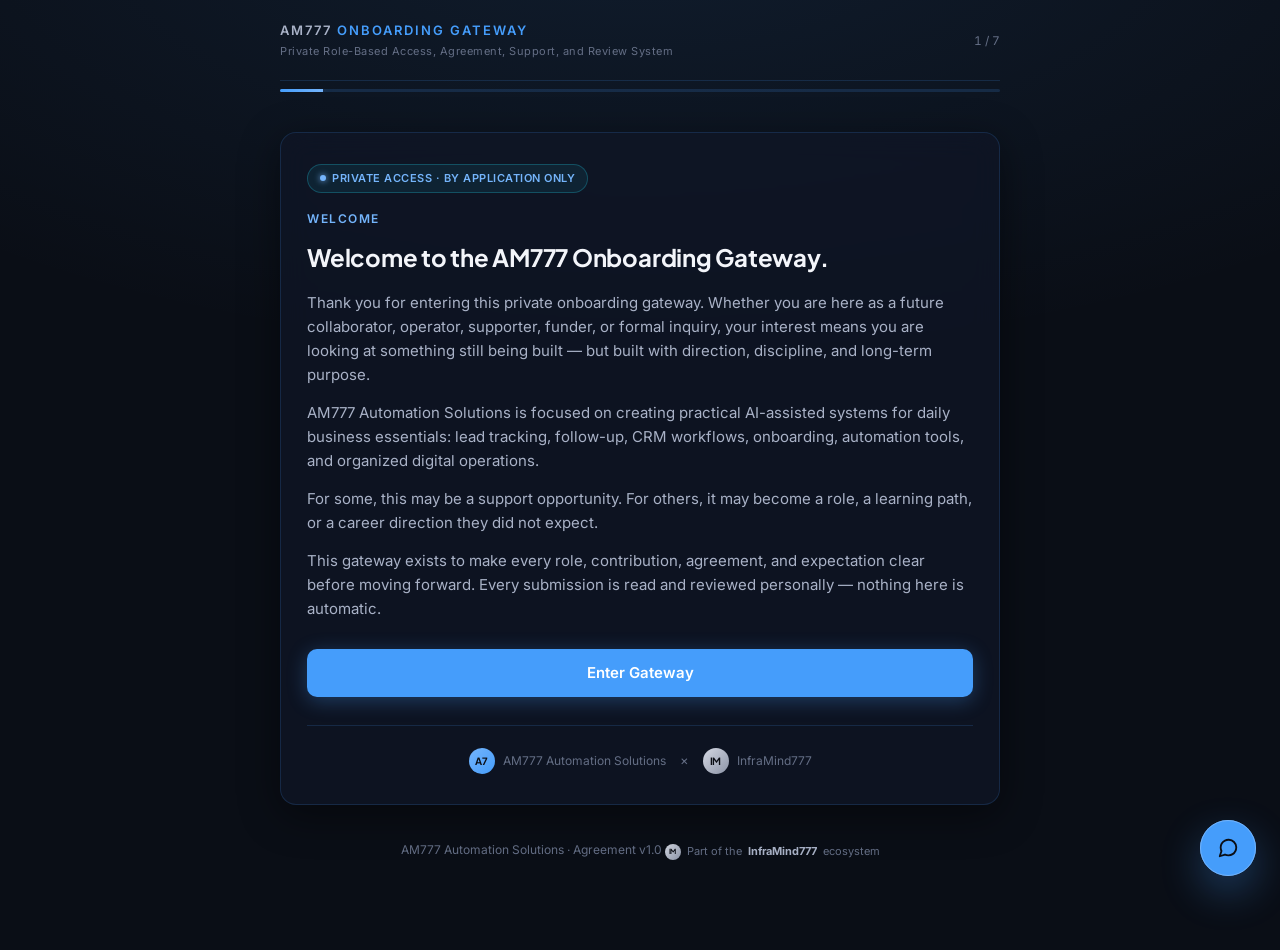
<file: index.html>
<!DOCTYPE html>
<html lang="en">
<head>
<meta charset="UTF-8">
<meta name="viewport" content="width=device-width, initial-scale=1.0">
<title>AM777 Onboarding Gateway</title>
<link rel="preconnect" href="https://fonts.googleapis.com">
<link rel="preconnect" href="https://fonts.gstatic.com" crossorigin>
<link href="https://fonts.googleapis.com/css2?family=Plus+Jakarta+Sans:wght@500;600;700&family=Inter:wght@400;500;600&display=swap" rel="stylesheet">
<link rel="stylesheet" href="style.css">
</head>
<body>

<div class="wrap">
  <div class="topbar">
    <div>
      <div class="brand">AM777 <span>Onboarding Gateway</span></div>
      <div class="brand-sub">Private Role-Based Access, Agreement, Support, and Review System</div>
    </div>
    <div class="progress-pill no-print"><span id="stepNum">1</span> / <span id="stepTotal">7</span></div>
  </div>
  <div class="progress-track no-print"><div class="progress-fill" id="progressFill"></div></div>

  <form id="agreementForm" novalidate>

    <!-- WELCOME -->
    <section class="step active" data-step="welcome">
      <div class="card">
        <span class="status-chip">Private Access &middot; By Application Only</span>
        <div class="eyebrow">Welcome</div>
        <h2 class="step-title">Welcome to the AM777 Onboarding Gateway.</h2>
        <p class="step-body">Thank you for entering this private onboarding gateway. Whether you are here as a future collaborator, operator, supporter, funder, or formal inquiry, your interest means you are looking at something still being built — but built with direction, discipline, and long-term purpose.</p>
        <p class="step-body">AM777 Automation Solutions is focused on creating practical AI-assisted systems for daily business essentials: lead tracking, follow-up, CRM workflows, onboarding, automation tools, and organized digital operations.</p>
        <p class="step-body">For some, this may be a support opportunity. For others, it may become a role, a learning path, or a career direction they did not expect.</p>
        <p class="step-body">This gateway exists to make every role, contribution, agreement, and expectation clear before moving forward. Every submission is read and reviewed personally — nothing here is automatic.</p>
        <div class="btn-row">
          <button type="button" class="btn btn-primary" onclick="goToStep('route')">Enter Gateway</button>
        </div>
        <div class="partner-strip">
          <div class="partner-badge-item">
            <span class="badge-mark badge-am777" aria-hidden="true">A7</span>
            <span>AM777 Automation Solutions</span>
          </div>
          <span class="partner-x">&times;</span>
          <div class="partner-badge-item">
            <span class="badge-mark badge-infra777" aria-hidden="true">IM</span>
            <span>InfraMind777</span>
          </div>
        </div>
      </div>
    </section>

    <!-- ROUTE SELECTOR -->
    <section class="step" data-step="route">
      <div class="card">
        <div class="eyebrow">Choose Your Onboarding Route</div>
        <h2 class="step-title">Which best describes you?</h2>
        <p class="step-body">Select the route that fits why you're here. Each route has its own terms and expectations.</p>

        <div class="route-grid">
          <button type="button" class="route-card" data-route="va" onclick="selectRoute('va')">
            <span class="chip">Collaborator</span>
            <h3>VA Outreach Collaborator</h3>
            <p>Prospect research, outreach, follow-ups, CRM updates, and qualified lead movement.</p>
          </button>
          <button type="button" class="route-card" data-route="admin" onclick="selectRoute('admin')">
            <span class="chip">Operator</span>
            <h3>Admin / Closing Partner</h3>
            <p>Lead review, CRM control, follow-up direction, client movement, closing support.</p>
          </button>
          <button type="button" class="route-card" data-route="perks" onclick="selectRoute('perks')">
            <span class="chip">Supporter</span>
            <h3>Perks-Based Supporter</h3>
            <p>Support tools, software, AI stack, GPU, or hardware in exchange for non-cash perks.</p>
          </button>
          <button type="button" class="route-card" data-route="funder" onclick="selectRoute('funder')">
            <span class="chip">Funder</span>
            <h3>Revenue-Share Funder</h3>
            <p>Support a specific initiative through a capped, project-based revenue-share structure.</p>
          </button>
          <button type="button" class="route-card" data-route="capital" onclick="selectRoute('capital')">
            <span class="chip">Inquiry Only</span>
            <h3>Formal Capital Inquiry</h3>
            <p>Larger funding or capital-related discussions requiring separate review.</p>
          </button>
        </div>

        <p class="error-text" id="routeError" style="display:none; margin-top:14px;">Please select a route before continuing.</p>

        <div class="btn-row">
          <button type="button" class="btn btn-ghost" onclick="goToStep('welcome')">Back</button>
          <button type="button" class="btn btn-primary" onclick="confirmRouteSelection()">Continue</button>
        </div>
      </div>
    </section>

    <!-- ROUTE CONTEXT + TRUST CARDS -->
    <section class="step" data-step="context">
      <div class="card">
        <span class="status-chip" id="contextChip">Route</span>
        <h2 class="step-title" id="contextTitle">Route context</h2>
        <p class="step-body" id="contextDescription"></p>

        <div class="trust-grid">
          <div class="trust-card">
            <h4>Review Required</h4>
            <p>All submissions are reviewed before approval. AM777 does not automatically accept collaborators, supporters, funders, or formal inquiries through this gateway.</p>
          </div>
          <div class="trust-card">
            <h4>Traceable Record</h4>
            <p>Each successful submission receives a unique record ID for traceability and internal review.</p>
          </div>
          <div class="trust-card">
            <h4>Role-Based Terms</h4>
            <p>Each route has its own expectations, support rules, confidentiality terms, and approval requirements.</p>
          </div>
          <div class="trust-card">
            <h4>Confidentiality First</h4>
            <p>AM777 protects internal systems, client details, pricing, workflows, support terms, and private operating documents.</p>
          </div>
        </div>

        <div class="btn-row">
          <button type="button" class="btn btn-ghost" onclick="goToStep('route')">Back</button>
          <button type="button" class="btn btn-primary" onclick="goToStep('common')">Continue</button>
        </div>
      </div>
    </section>

    <!-- COMMON FIELDS -->
    <section class="step" data-step="common">
      <div class="card">
        <div class="eyebrow">Your Details</div>
        <h2 class="step-title">Tell us who you are</h2>

        <div class="field" id="f_fullName">
          <label for="fullName">Full Name<span class="req">*</span></label>
          <input type="text" id="fullName" placeholder="Juan Dela Cruz" required>
          <div class="error-text">Full name is required.</div>
        </div>
        <div class="field" id="f_email">
          <label for="email">Email Address<span class="req">*</span></label>
          <input type="email" id="email" placeholder="you@example.com" required>
          <div class="error-text">Enter a valid email address.</div>
        </div>
        <div class="field" id="f_mobile">
          <label for="mobile">Mobile / WhatsApp<span class="req">*</span></label>
          <input type="tel" id="mobile" placeholder="+63 9XX XXX XXXX" required>
          <div class="error-text">Mobile/WhatsApp number is required.</div>
        </div>
        <div class="field" id="f_location">
          <label for="location">Location<span class="req">*</span></label>
          <input type="text" id="location" placeholder="City, Country" required>
          <div class="error-text">Location is required.</div>
        </div>
        <div class="field" id="f_fbLink">
          <label for="fbLink">Facebook / Profile Link<span class="req">*</span></label>
          <input type="text" id="fbLink" placeholder="https://facebook.com/yourprofile" required>
          <div class="error-text">Profile link is required.</div>
        </div>

        <div class="btn-row">
          <button type="button" class="btn btn-ghost" onclick="goToStep('context')">Back</button>
          <button type="button" class="btn btn-primary" onclick="validateCommonFields()">Continue</button>
        </div>
      </div>
    </section>

    <!-- ROUTE-SPECIFIC EXTRA FIELDS (rendered dynamically) -->
    <section class="step" data-step="extra">
      <div class="card">
        <div class="eyebrow">Route Details</div>
        <h2 class="step-title">A few more details</h2>
        <div id="extraFieldsContainer"></div>

        <div class="btn-row">
          <button type="button" class="btn btn-ghost" onclick="goToStep('common')">Back</button>
          <button type="button" class="btn btn-primary" onclick="validateExtraFields()">Continue</button>
        </div>
      </div>
    </section>

    <!-- SIGNATURE -->
    <section class="step" data-step="sign">
      <div class="card">
        <div class="eyebrow">Agreement & Signature</div>
        <h2 class="step-title">Confirm and sign</h2>

        <div class="confirm-phrase-box" id="confirmStatementText"></div>

        <div class="field" id="f_typedSig">
          <label for="typedSig">Typed Signature<span class="req">*</span></label>
          <input type="text" id="typedSig" placeholder="Type your full name as signature" required>
          <div class="error-text">Typed signature is required.</div>
        </div>

        <div class="field" id="f_drawnSig">
          <label>Drawn Signature<span class="req">*</span></label>
          <div class="sig-canvas-wrap">
            <canvas id="sigCanvas"></canvas>
            <button type="button" class="sig-clear-btn" onclick="clearSignature()">Clear</button>
          </div>
          <div class="error-text">Please draw your signature.</div>
        </div>

        <div class="field" id="f_confirmPhrase">
          <label for="confirmPhrase">Type "CONFIRMED" to confirm<span class="req">*</span></label>
          <input type="text" id="confirmPhrase" placeholder="CONFIRMED" required>
          <div class="error-text">Please type CONFIRMED exactly to confirm.</div>
        </div>

        <div class="submit-error" id="submitError">Something went wrong sending your submission. Please check your connection and try again.</div>

        <div class="btn-row">
          <button type="button" class="btn btn-ghost" onclick="goToStep('extra')">Back</button>
          <button type="button" class="btn btn-primary" id="submitBtn" onclick="submitAgreement()">
            <span class="spinner"></span>
            <span class="btn-label">Submit</span>
          </button>
        </div>
      </div>
    </section>

    <!-- CONFIRMATION -->
    <section class="step" data-step="confirm">
      <div class="card">
        <div class="confirm-icon">
          <svg viewBox="0 0 24 24" fill="none" stroke="#34D399" stroke-width="2" stroke-linecap="round" stroke-linejoin="round"><polyline points="20 6 9 17 4 12"></polyline></svg>
        </div>
        <div class="eyebrow">Submission Received</div>
        <h2 class="step-title">Thank you, <span id="confirmName">there</span></h2>
        <p class="step-body">Your submission has been received and recorded for review. Keep the details below for your files.</p>

        <div class="confirm-detail"><span class="k">Record ID</span><span class="v" id="confirmId">—</span></div>
        <div class="confirm-detail"><span class="k">Submitted</span><span class="v" id="confirmTimestamp">—</span></div>
        <div class="confirm-detail"><span class="k">Route</span><span class="v" id="confirmRoute">—</span></div>
        <div class="confirm-detail"><span class="k">Backend Status</span><span class="v" id="confirmStatus">—</span></div>

        <div class="btn-row no-print">
          <button type="button" class="btn btn-primary" onclick="window.print()">Print / Save My Copy</button>
        </div>
      </div>
    </section>

  </form>

  <footer class="page-footer no-print">
    AM777 Automation Solutions &middot; Agreement v1.0
    <div class="partner-badge"><span class="badge-mark badge-infra777" aria-hidden="true" style="width:16px;height:16px;font-size:7px;">IM</span> Part of the <strong>InfraMind777</strong> ecosystem</div>
  </footer>
</div>

<!-- FAQ Concierge -->
<button class="concierge-launcher no-print" id="conciergeLauncher" aria-label="Open gateway FAQ helper">
  <svg viewBox="0 0 24 24" fill="none" stroke="currentColor" stroke-width="2" stroke-linecap="round" stroke-linejoin="round"><path d="M21 11.5a8.38 8.38 0 0 1-.9 3.8 8.5 8.5 0 0 1-7.6 4.7 8.38 8.38 0 0 1-3.8-.9L3 21l1.9-5.7a8.38 8.38 0 0 1-.9-3.8 8.5 8.5 0 0 1 4.7-7.6 8.38 8.38 0 0 1 3.8-.9h.5a8.48 8.48 0 0 1 8 8v.5z"></path></svg>
  <span class="ring"></span>
</button>

<aside class="concierge no-print" id="concierge" aria-hidden="true">
  <div class="concierge-head">
    <div class="concierge-id">
      <div class="concierge-avatar">
        <svg viewBox="0 0 24 24" fill="none" stroke="#0b0e14" stroke-width="2" stroke-linecap="round" stroke-linejoin="round"><path d="M12 2a10 10 0 1 0 0 20 10 10 0 0 0 0-20z"></path><path d="M9.09 9a3 3 0 0 1 5.83 1c0 2-3 2-3 4"></path><line x1="12" y1="17" x2="12.01" y2="17"></line></svg>
      </div>
      <div>
        <div class="concierge-title">Gateway FAQ Helper</div>
        <div class="concierge-status">Online — reference only</div>
      </div>
    </div>
    <button class="concierge-close" id="conciergeClose" aria-label="Close">&times;</button>
  </div>
  <div class="concierge-body">
    <div class="chat-thread" id="chatThread"></div>
    <div class="faq-options" id="faqOptions"></div>
  </div>
</aside>

<script src="script.js"></script>
</body>
</html>
</file>
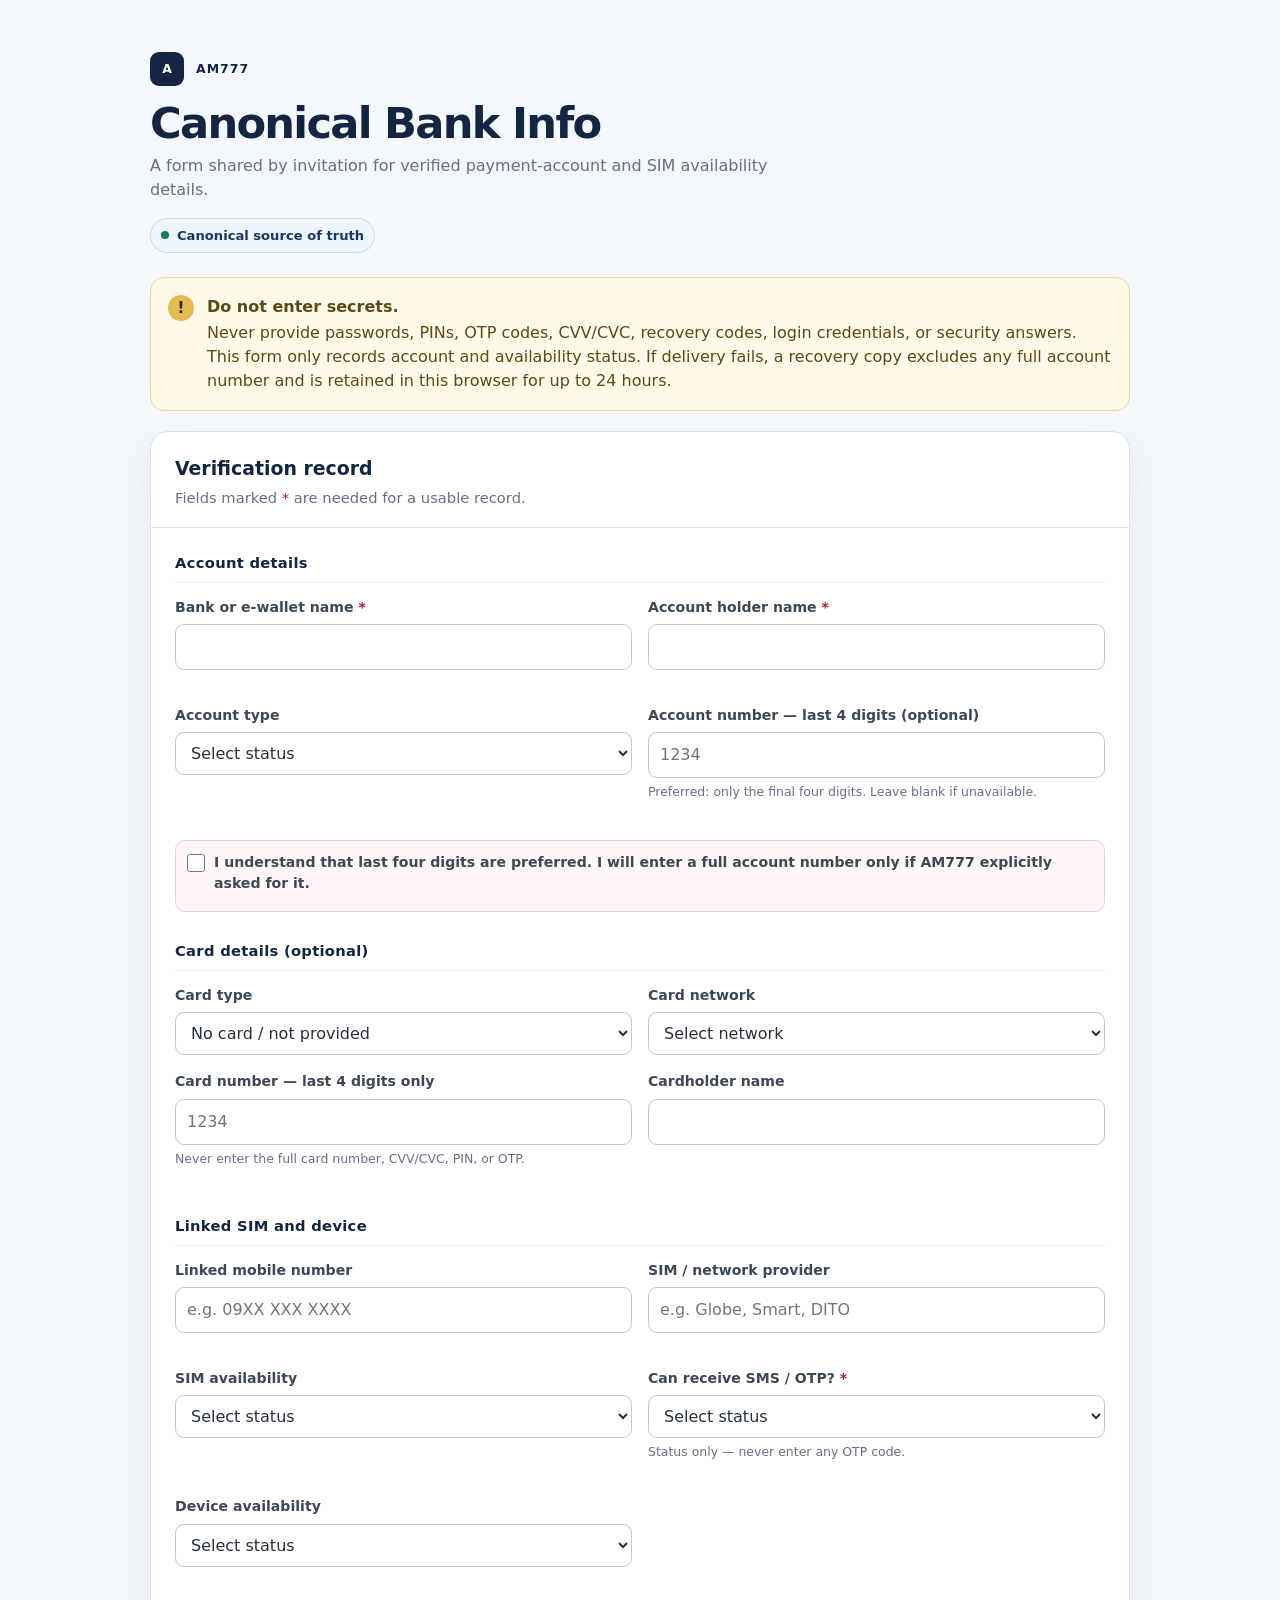
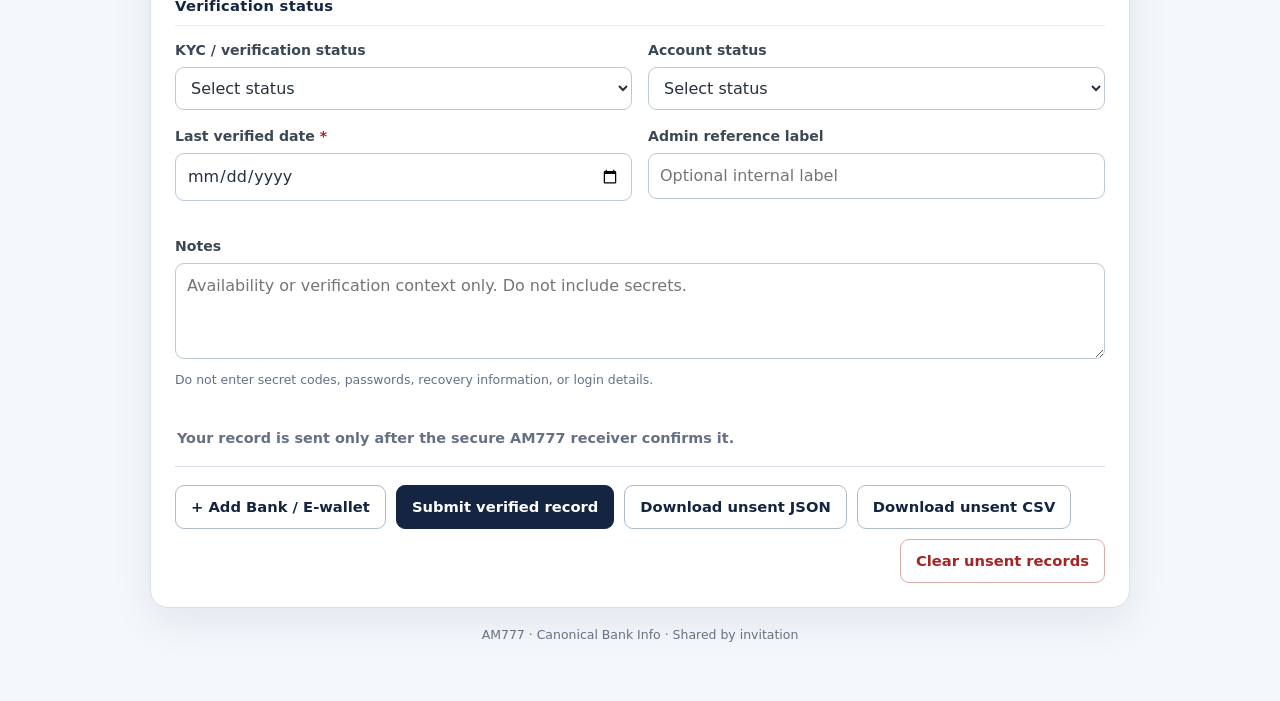
<file: canonical-bank-info/index.html>
<!doctype html>
<html lang="en">
<head>
  <meta charset="utf-8">
  <meta name="viewport" content="width=device-width, initial-scale=1">
  <meta name="description" content="AM777 Canonical Bank Info — privacy-safe account and SIM verification form.">
  <title>Canonical Bank Info | AM777</title>
  <style>
    :root { --navy:#132541; --navy-2:#1b355e; --graphite:#26313d; --muted:#667085; --line:#d9e0e8; --paper:#fff; --wash:#f4f7fb; --danger:#a42525; --success:#126c4a; --focus:#3b82f6; }
    * { box-sizing:border-box; }
    body { margin:0; min-width:320px; background:var(--wash); color:var(--graphite); font:16px/1.5 Inter, ui-sans-serif, system-ui, -apple-system, BlinkMacSystemFont, "Segoe UI", sans-serif; }
    .shell { width:min(100% - 32px, 980px); margin:0 auto; padding:32px 0 56px; }
    .brand { display:flex; align-items:center; gap:12px; color:var(--navy); font-weight:800; letter-spacing:.08em; font-size:.78rem; text-transform:uppercase; }
    .brand-mark { display:grid; place-items:center; width:34px; height:34px; border-radius:9px; background:var(--navy); color:#fff; letter-spacing:0; }
    header { padding:20px 0 24px; }
    h1 { margin:14px 0 6px; color:var(--navy); font-size:clamp(1.8rem, 4vw, 2.7rem); line-height:1.1; letter-spacing:-.04em; }
    .lead { max-width:650px; margin:0; color:var(--muted); }
    .source { display:inline-flex; gap:8px; align-items:center; margin-top:16px; padding:7px 10px; border:1px solid #c9d7ea; border-radius:999px; background:#eef5ff; color:var(--navy-2); font-size:.82rem; font-weight:700; }
    .dot { width:8px; height:8px; border-radius:50%; background:#1c7c54; }
    .notice { display:grid; grid-template-columns:auto 1fr; gap:13px; margin-bottom:20px; padding:17px; border:1px solid #ead7a8; border-radius:14px; background:#fff9e8; color:#594a1b; }
    .notice strong { display:block; margin-bottom:2px; }
    .notice-icon { display:grid; place-items:center; width:26px; height:26px; border-radius:50%; background:#e3bb51; color:#382b0d; font-weight:900; }
    .card { overflow:hidden; border:1px solid var(--line); border-radius:18px; background:var(--paper); box-shadow:0 14px 40px rgba(27,53,94,.08); }
    .card-heading { padding:22px 24px 18px; border-bottom:1px solid var(--line); }
    .card-heading h2 { margin:0; color:var(--navy); font-size:1.18rem; }
    .card-heading p { margin:4px 0 0; color:var(--muted); font-size:.92rem; }
    form { padding:24px; }
    .section { margin:0 0 28px; padding:0; border:0; }
    .section:last-of-type { margin-bottom:20px; }
    legend { width:100%; margin-bottom:14px; padding:0 0 8px; border-bottom:1px solid #e9edf2; color:var(--navy); font-size:.92rem; font-weight:800; letter-spacing:.02em; }
    .grid { display:grid; grid-template-columns:repeat(2,minmax(0,1fr)); gap:16px; }
    .full { grid-column:1/-1; }
    label { display:block; margin-bottom:6px; color:#3c4856; font-size:.88rem; font-weight:700; }
    .required { color:var(--danger); }
    input, select, textarea { width:100%; border:1px solid #bcc8d6; border-radius:9px; background:#fff; color:var(--graphite); font:inherit; padding:10px 11px; transition:border .15s, box-shadow .15s; }
    textarea { min-height:96px; resize:vertical; }
    input:focus, select:focus, textarea:focus, button:focus { outline:3px solid color-mix(in srgb, var(--focus) 26%, transparent); outline-offset:2px; border-color:var(--focus); }
    .help, .error { display:block; margin:5px 0 0; font-size:.78rem; }
    .help { color:var(--muted); }
    .error { min-height:1.1em; color:var(--danger); }
    .toggle-row { display:flex; align-items:flex-start; gap:9px; margin-top:4px; padding:11px; border:1px solid #e7cfcf; border-radius:10px; background:#fff7f7; color:#682525; font-size:.86rem; }
    .toggle-row input { flex:0 0 auto; width:18px; height:18px; margin:2px 0 0; accent-color:var(--navy); }
    .is-hidden { display:none; }
    .status { min-height:24px; margin:0 0 14px; padding:0 2px; color:var(--muted); font-size:.9rem; font-weight:650; }
    .status[data-state="error"] { color:var(--danger); }
    .status[data-state="success"] { color:var(--success); }
    .bank-list { margin:0 0 20px; border:1px solid #c9d7ea; border-radius:12px; background:#f7faff; padding:12px; }
    .bank-list[hidden] { display:none; }
    .bank-list h3 { margin:0 0 8px; color:var(--navy); font-size:.92rem; }
    .bank-list p { margin:0; color:var(--muted); font-size:.84rem; }
    .bank-entry { display:flex; gap:10px; align-items:center; justify-content:space-between; margin-top:8px; padding:10px; border-radius:8px; background:#fff; }
    .bank-entry span { color:var(--muted); font-size:.82rem; }
    .bank-entry button { min-height:32px; padding:5px 9px; font-size:.78rem; }
    .actions { display:flex; flex-wrap:wrap; gap:10px; align-items:center; padding-top:18px; border-top:1px solid var(--line); }
    button { min-height:43px; border:1px solid var(--navy); border-radius:9px; background:var(--navy); color:#fff; cursor:pointer; font:inherit; font-size:.92rem; font-weight:800; padding:10px 15px; }
    button:hover { background:var(--navy-2); }
    button:disabled { cursor:not-allowed; opacity:.6; }
    button.secondary { border-color:#aebbc9; background:#fff; color:var(--navy); }
    button.secondary:hover { background:#f2f6fb; }
    button.danger { margin-left:auto; border-color:#d9aaaa; background:#fff; color:var(--danger); }
    .footer { margin:18px 4px 0; color:var(--muted); font-size:.78rem; text-align:center; }
    @media (max-width:640px) { .shell { width:min(100% - 22px, 980px); padding-top:20px; } .grid { grid-template-columns:1fr; gap:14px; } .full { grid-column:auto; } .card-heading, form { padding:19px 16px; } .actions button { width:100%; } button.danger { margin-left:0; } }
  </style>
</head>
<body>
  <main class="shell">
    <header>
      <div class="brand"><span class="brand-mark">A</span> AM777</div>
      <h1>Canonical Bank Info</h1>
      <p class="lead">A form shared by invitation for verified payment-account and SIM availability details.</p>
      <div class="source"><span class="dot"></span> Canonical source of truth</div>
    </header>

    <aside class="notice" aria-label="Privacy notice">
      <span class="notice-icon" aria-hidden="true">!</span>
      <div><strong>Do not enter secrets.</strong> Never provide passwords, PINs, OTP codes, CVV/CVC, recovery codes, login credentials, or security answers. This form only records account and availability status. If delivery fails, a recovery copy excludes any full account number and is retained in this browser for up to 24 hours.</div>
    </aside>
    <noscript><aside class="notice"><span class="notice-icon" aria-hidden="true">!</span><div><strong>This form requires JavaScript.</strong> Do not enter information until JavaScript is enabled; the form cannot safely validate or submit data without it.</div></aside></noscript>

    <section class="card" aria-labelledby="form-title">
      <div class="card-heading">
        <h2 id="form-title">Verification record</h2>
        <p>Fields marked <span class="required">*</span> are needed for a usable record.</p>
      </div>
      <form id="bank-form" method="post" novalidate>
        <fieldset class="section">
          <legend>Account details</legend>
          <div class="grid">
            <div><label for="bankName">Bank or e-wallet name <span class="required">*</span></label><input id="bankName" name="bankName" autocomplete="organization" required><small class="error" data-error-for="bankName"></small></div>
            <div><label for="accountHolder">Account holder name <span class="required">*</span></label><input id="accountHolder" name="accountHolder" autocomplete="name" required><small class="error" data-error-for="accountHolder"></small></div>
            <div><label for="accountType">Account type</label><select id="accountType" name="accountType"><option value="">Select status</option><option>Savings</option><option>Checking</option><option>E-wallet</option><option>Business</option><option>Other</option></select></div>
            <div id="last-four-row"><label for="accountLastFour">Account number — last 4 digits (optional)</label><input id="accountLastFour" name="accountLastFour" inputmode="numeric" maxlength="4" pattern="[0-9]{4}" placeholder="1234"><small class="help">Preferred: only the final four digits. Leave blank if unavailable.</small><small class="error" data-error-for="accountLastFour"></small></div>
            <div class="full is-hidden" id="full-account-row"><label for="fullAccountNumber">Full account number (optional)</label><input id="fullAccountNumber" name="fullAccountNumber" inputmode="numeric" autocomplete="off" placeholder="Enter only when AM777 explicitly requires it"><small class="help">This is more sensitive. Check the box again to remove it.</small><small class="error" data-error-for="fullAccountNumber"></small></div>
            <div class="full toggle-row"><input id="full-number-consent" name="fullNumberConsent" type="checkbox"><label for="full-number-consent">I understand that last four digits are preferred. I will enter a full account number only if AM777 explicitly asked for it.</label></div>
          </div>
        </fieldset>

        <fieldset class="section">
          <legend>Card details (optional)</legend>
          <div class="grid">
            <div><label for="cardType">Card type</label><select id="cardType" name="cardType"><option value="">No card / not provided</option><option>Debit</option><option>Credit</option><option>Prepaid</option><option>Virtual</option></select></div>
            <div><label for="cardNetwork">Card network</label><select id="cardNetwork" name="cardNetwork"><option value="">Select network</option><option>Visa</option><option>Mastercard</option><option>JCB</option><option>UnionPay</option><option>Other</option></select></div>
            <div><label for="cardLastFour">Card number — last 4 digits only</label><input id="cardLastFour" name="cardLastFour" inputmode="numeric" maxlength="4" pattern="[0-9]{4}" placeholder="1234"><small class="help">Never enter the full card number, CVV/CVC, PIN, or OTP.</small><small class="error" data-error-for="cardLastFour"></small></div>
            <div><label for="cardholderName">Cardholder name</label><input id="cardholderName" name="cardholderName" autocomplete="cc-name"><small class="error" data-error-for="cardholderName"></small></div>
          </div>
        </fieldset>

        <fieldset class="section">
          <legend>Linked SIM and device</legend>
          <div class="grid">
            <div><label for="linkedMobile">Linked mobile number</label><input id="linkedMobile" name="linkedMobile" inputmode="tel" autocomplete="tel" placeholder="e.g. 09XX XXX XXXX"><small class="error" data-error-for="linkedMobile"></small></div>
            <div><label for="simProvider">SIM / network provider</label><input id="simProvider" name="simProvider" aria-describedby="simProvider-error" placeholder="e.g. Globe, Smart, DITO"><small class="error" id="simProvider-error" data-error-for="simProvider"></small></div>
            <div><label for="simAvailability">SIM availability</label><select id="simAvailability" name="simAvailability"><option value="">Select status</option><option>Available</option><option>Unavailable</option><option>Temporarily unavailable</option><option>Unknown</option></select></div>
            <div><label for="otpCapability">Can receive SMS / OTP? <span class="required">*</span></label><select id="otpCapability" name="otpCapability" required><option value="">Select status</option><option value="yes">Yes</option><option value="no">No</option><option value="unknown">Unknown</option></select><small class="help">Status only — never enter any OTP code.</small><small class="error" data-error-for="otpCapability"></small></div>
            <div><label for="deviceAvailability">Device availability</label><select id="deviceAvailability" name="deviceAvailability"><option value="">Select status</option><option>Available</option><option>Unavailable</option><option>Shared</option><option>Unknown</option></select></div>
          </div>
        </fieldset>

        <fieldset class="section">
          <legend>Verification status</legend>
          <div class="grid">
            <div><label for="kycStatus">KYC / verification status</label><select id="kycStatus" name="kycStatus"><option value="">Select status</option><option>Verified</option><option>Pending</option><option>Not verified</option><option>Unknown</option></select></div>
            <div><label for="accountStatus">Account status</label><select id="accountStatus" name="accountStatus"><option value="">Select status</option><option>Active</option><option>Inactive</option><option>Restricted</option><option>Unknown</option></select></div>
            <div><label for="lastVerifiedDate">Last verified date <span class="required">*</span></label><input id="lastVerifiedDate" name="lastVerifiedDate" type="date" required><small class="error" data-error-for="lastVerifiedDate"></small></div>
            <div><label for="adminReference">Admin reference label</label><input id="adminReference" name="adminReference" aria-describedby="adminReference-error" placeholder="Optional internal label"><small class="error" id="adminReference-error" data-error-for="adminReference"></small></div>
            <div class="full"><label for="notes">Notes</label><textarea id="notes" name="notes" maxlength="800" placeholder="Availability or verification context only. Do not include secrets."></textarea><small class="help">Do not enter secret codes, passwords, recovery information, or login details.</small><small class="error" data-error-for="notes"></small></div>
          </div>
        </fieldset>

        <section class="bank-list" id="bank-list" hidden aria-live="polite"><h3 id="bank-list-title">Banks ready to send</h3><div id="bank-list-items"></div></section>
        <p class="status" id="status" role="status" aria-live="polite">Your record is sent only after the secure AM777 receiver confirms it.</p>
        <div class="actions">
          <button class="secondary" type="button" id="add-bank">+ Add Bank / E-wallet</button>
          <button type="submit" id="submit-button">Submit verified record</button>
          <button class="secondary" type="button" id="download-json">Download unsent JSON</button>
          <button class="secondary" type="button" id="download-csv">Download unsent CSV</button>
          <button class="danger" type="button" id="clear-local">Clear unsent records</button>
        </div>
      </form>
    </section>
    <p class="footer">AM777 · Canonical Bank Info · Shared by invitation</p>
  </main>

  <script>
    (() => {
      'use strict';
      const APPS_SCRIPT_URL = 'https://script.google.com/macros/s/AKfycbxY9xcwENMWKqrDzpBhmGLt2mdigOrfz_GAzF0e1X-9q15oXATob30TjWCzi2jw1wv-/exec';
      const STORAGE_KEY = 'am777-canonical-bank-info-unsent-v1';
      const SECRET_PATTERN = /\b(?:password|passcode|pin|otp(?:\s*code)?|cvv|cvc|recovery\s*code|security\s*answer|login\s*(?:credential|password))\b/i;
      const api = {
        containsLikelySecret(value) { return SECRET_PATTERN.test(String(value || '')); },
        validateForm(data) {
          const errors = {};
          const required = [['bankName', 'Bank or e-wallet name is required.'], ['accountHolder', 'Account holder name is required.'], ['otpCapability', 'Select the SMS / OTP status.'], ['lastVerifiedDate', 'Last verified date is required.']];
          required.forEach(([key, message]) => { if (!String(data[key] || '').trim()) errors[key] = message; });
          const fullMode = data.fullNumberConsent === 'on' || data.fullNumberConsent === true;
          const accountValue = String(fullMode ? data.fullAccountNumber : data.accountLastFour || '').trim();
          if (fullMode && accountValue) {
            const accountDigits = accountValue.replace(/\D/g, '');
            if (!/^\d[\d -]*\d$/.test(accountValue) || accountDigits.length < 8 || accountDigits.length > 30) errors.fullAccountNumber = 'Enter 8–30 digits using digits, spaces, or hyphens.';
          } else if (!fullMode && accountValue && !/^\d{4}$/.test(accountValue)) errors.accountLastFour = 'Enter exactly four digits or leave this blank.';
          const cardLastFour = String(data.cardLastFour || '').trim();
          if (cardLastFour && !/^\d{4}$/.test(cardLastFour)) errors.cardLastFour = 'Enter exactly four digits or leave this blank.';
          const phone = String(data.linkedMobile || '').trim();
          const phoneDigits = phone.replace(/\D/g, '');
          if (phone && (!/^[+\d][\d ()-]*$/.test(phone) || phoneDigits.length < 7 || phoneDigits.length > 16)) errors.linkedMobile = 'Enter a valid mobile number or leave it blank.';
          const verifiedDate = String(data.lastVerifiedDate || '').trim();
          const parsedDate = new Date(verifiedDate + 'T00:00:00');
          if (verifiedDate && (!/^\d{4}-\d{2}-\d{2}$/.test(verifiedDate) || Number.isNaN(parsedDate.getTime()))) errors.lastVerifiedDate = 'Enter a valid last verified date.';
          else if (verifiedDate && parsedDate.getTime() > new Date().setHours(23, 59, 59, 999)) errors.lastVerifiedDate = 'Last verified date cannot be in the future.';
          ['bankName', 'accountHolder', 'adminReference', 'notes', 'simProvider', 'cardholderName'].forEach((key) => { if (api.containsLikelySecret(data[key])) errors[key] = 'Remove secret information. This form must not contain passwords, PINs, codes, or login details.'; });
          return { valid: Object.keys(errors).length === 0, errors };
        },
        buildPayload(data) {
          const now = new Date().toISOString();
          const fullMode = data.fullNumberConsent === 'on' || data.fullNumberConsent === true;
          return {
            schemaVersion: '1.0', submissionId: window.crypto?.randomUUID?.() || `cbi-${Date.now()}-${Math.random().toString(16).slice(2)}`,
            submittedAt: now, source: 'canonical-bank-info-github-pages',
            bankName: String(data.bankName || '').trim(), accountHolder: String(data.accountHolder || '').trim(), accountType: String(data.accountType || '').trim(),
            accountNumberMode: fullMode ? 'full' : 'last4', accountLastFour: fullMode ? '' : String(data.accountLastFour || '').trim(), fullAccountNumber: fullMode ? String(data.fullAccountNumber || '').trim() : '',
            cardType: String(data.cardType || '').trim(), cardNetwork: String(data.cardNetwork || '').trim(), cardLastFour: String(data.cardLastFour || '').trim(), cardholderName: String(data.cardholderName || '').trim(),
            linkedMobile: String(data.linkedMobile || '').trim(), simProvider: String(data.simProvider || '').trim(), simAvailability: String(data.simAvailability || '').trim(), otpCapability: String(data.otpCapability || '').trim(),
            deviceAvailability: String(data.deviceAvailability || '').trim(), kycStatus: String(data.kycStatus || '').trim(), accountStatus: String(data.accountStatus || '').trim(), notes: String(data.notes || '').trim(),
            lastVerifiedDate: String(data.lastVerifiedDate || '').trim(), adminReference: String(data.adminReference || '').trim()
          };
        },
        buildBatch(stagedBanks, currentData) {
          return { schemaVersion: '1.1', submissionId: window.crypto?.randomUUID?.() || `cbi-batch-${Date.now()}`, submittedAt: new Date().toISOString(), source: 'canonical-bank-info-github-pages', banks: [...stagedBanks, api.buildPayload(currentData)] };
        },
        isAcceptedResponse(result) { return Boolean(result && (result.ok === true || result.success === true) && typeof result.recordId === 'string' && result.recordId.trim()); },
        getFallbackRecords() { try { const records = JSON.parse(localStorage.getItem(STORAGE_KEY) || '[]'); const validRecords = Array.isArray(records) ? records.filter(record => !record.expiresAt || new Date(record.expiresAt).getTime() > Date.now()) : []; if (validRecords.length !== records.length) localStorage.setItem(STORAGE_KEY, JSON.stringify(validRecords)); return validRecords; } catch { return []; } },
        sanitizeFallback(payload) { const scrub = (record) => ({ ...record, fullAccountNumber: '', accountNumberMode: record.accountNumberMode === 'full' ? 'full-not-stored-locally' : record.accountNumberMode }); return payload.banks ? { ...payload, banks: payload.banks.map(scrub) } : scrub(payload); },
        saveFallback(payload) { const records = api.getFallbackRecords(); const safeCopy = { ...api.sanitizeFallback(payload), expiresAt: new Date(Date.now() + 24 * 60 * 60 * 1000).toISOString() }; records.push(safeCopy); localStorage.setItem(STORAGE_KEY, JSON.stringify(records)); return records; },
        async submitRecord(payload) {
          if (!APPS_SCRIPT_URL || APPS_SCRIPT_URL.includes('PASTE_')) throw new Error('Submission receiver is not configured.');
          const response = await fetch(APPS_SCRIPT_URL, { method: 'POST', body: new URLSearchParams({ payload: JSON.stringify(payload) }) });
          if (!response.ok) throw new Error(`Receiver returned ${response.status}.`);
          const result = await response.json();
          if (!api.isAcceptedResponse(result)) throw new Error(result?.message || 'Receiver did not provide a verified record confirmation.');
          return result;
        },
        downloadJSON(records) { downloadFile(JSON.stringify(records, null, 2), 'canonical-bank-info-unsent.json', 'application/json'); },
        downloadCSV(records) { const keys = Object.keys(records[0] || {}); const csv = [keys.join(','), ...records.map(record => keys.map(key => api.csvValue(record[key])).join(','))].join('\n'); downloadFile(csv, 'canonical-bank-info-unsent.csv', 'text/csv'); },
        csvValue(value) { const text = String(value ?? ''); const neutralized = /^[=+\-@]/.test(text) ? `'${text}` : text; return /[",\n]/.test(neutralized) ? `"${neutralized.replace(/"/g, '""')}"` : neutralized; }
      };
      window.CanonicalBankInfo = api;

      function downloadFile(content, filename, type) { const blob = new Blob([content], { type: `${type};charset=utf-8` }); const link = document.createElement('a'); link.href = URL.createObjectURL(blob); link.download = filename; document.body.appendChild(link); link.click(); link.remove(); URL.revokeObjectURL(link.href); }

      document.addEventListener('DOMContentLoaded', () => {
        const form = document.querySelector('#bank-form'); const status = document.querySelector('#status'); const submitButton = document.querySelector('#submit-button'); const addBankButton = document.querySelector('#add-bank'); const bankList = document.querySelector('#bank-list'); const bankListItems = document.querySelector('#bank-list-items'); const consent = document.querySelector('#full-number-consent'); const lastFourRow = document.querySelector('#last-four-row'); const fullRow = document.querySelector('#full-account-row'); const lastFour = document.querySelector('#accountLastFour'); const fullNumber = document.querySelector('#fullAccountNumber'); const stagedBanks = [];
        const setStatus = (message, state = '') => { status.textContent = message; status.dataset.state = state; };
        const showErrors = (errors) => { let firstInvalid; document.querySelectorAll('[data-error-for]').forEach(el => { const key = el.dataset.errorFor; const message = errors[key] || ''; el.textContent = message; const input = form.elements.namedItem(key); if (input) { input.setAttribute('aria-invalid', message ? 'true' : 'false'); if (message && !firstInvalid) firstInvalid = input; } }); return firstInvalid; };
        const syncNumberMode = () => { const fullMode = consent.checked; lastFourRow.classList.toggle('is-hidden', fullMode); fullRow.classList.toggle('is-hidden', !fullMode); lastFour.required = false; fullNumber.required = false; if (fullMode) lastFour.value = ''; else fullNumber.value = ''; };
        const currentData = () => Object.fromEntries(new FormData(form).entries());
        const validateCurrent = () => { const validation = api.validateForm(currentData()); const firstInvalid = showErrors(validation.errors); if (!validation.valid) { setStatus('Please correct the highlighted fields. Do not enter secrets.', 'error'); firstInvalid?.focus(); } return validation; };
        const renderStagedBanks = () => { bankList.hidden = stagedBanks.length === 0; bankListItems.replaceChildren(); stagedBanks.forEach((bank, index) => { const row = document.createElement('div'); row.className = 'bank-entry'; const description = document.createElement('div'); const title = document.createElement('strong'); title.textContent = bank.bankName || 'Bank record'; const detail = document.createElement('span'); detail.textContent = ` · ${bank.accountHolder || 'No holder'} · ${bank.accountLastFour ? `•••• ${bank.accountLastFour}` : 'Full number entered'}`; description.append(title, detail); const remove = document.createElement('button'); remove.type = 'button'; remove.className = 'secondary'; remove.textContent = 'Remove'; remove.addEventListener('click', () => { stagedBanks.splice(index, 1); renderStagedBanks(); setStatus(`${stagedBanks.length} bank record(s) ready to send.`); }); row.append(description, remove); bankListItems.append(row); }); };
        const clearCurrentBank = () => { form.reset(); syncNumberMode(); showErrors({}); };
        consent.addEventListener('change', syncNumberMode);
        if (!APPS_SCRIPT_URL || APPS_SCRIPT_URL.includes('PASTE_')) setStatus('Submission receiver is not configured. Do not submit until AM777 adds the Google Apps Script Web App URL.', 'error');
        form.addEventListener('submit', async (event) => {
          event.preventDefault(); if (submitButton.disabled) return;
          const validation = validateCurrent(); if (!validation.valid) return;
          const payload = api.buildBatch(stagedBanks, currentData()); submitButton.disabled = true; addBankButton.disabled = true; setStatus(`Sending ${payload.banks.length} verified bank record(s)…`);
          try { const result = await api.submitRecord(payload); stagedBanks.splice(0); clearCurrentBank(); renderStagedBanks(); setStatus(`${payload.banks.length} bank record(s) sent to AM777 · Reference ${result.recordId}.`, 'success'); }
          catch (error) { try { api.saveFallback(payload); setStatus(`${error.message} A limited recovery copy was saved locally for 24 hours; it excludes any full account number. Use “Download unsent JSON” only through AM777’s approved channel.`, 'error'); } catch { setStatus(`${error.message} This browser could not save a recovery copy. Your entered data remains in this open form; do not close it until you can use AM777’s approved channel.`, 'error'); } }
          finally { submitButton.disabled = false; addBankButton.disabled = false; }
        });
        addBankButton.addEventListener('click', () => { const validation = validateCurrent(); if (!validation.valid) return; stagedBanks.push(api.buildPayload(currentData())); clearCurrentBank(); renderStagedBanks(); setStatus(`${stagedBanks.length} bank record(s) ready. Add another bank or complete the next record and submit all.`); document.querySelector('#bankName').focus(); });
        document.querySelector('#download-json').addEventListener('click', () => { const records = api.getFallbackRecords(); if (!records.length) return setStatus('There are no unsent records to download.'); api.downloadJSON(records); setStatus(`${records.length} unsent record(s) downloaded as JSON.`); });
        document.querySelector('#download-csv').addEventListener('click', () => { const records = api.getFallbackRecords(); if (!records.length) return setStatus('There are no unsent records to download.'); api.downloadCSV(records); setStatus(`${records.length} unsent record(s) downloaded as CSV.`); });
        document.querySelector('#clear-local').addEventListener('click', () => { const count = api.getFallbackRecords().length; if (!count) return setStatus('There are no unsent records to clear.'); if (window.confirm(`Clear ${count} unsent record(s) from this browser? This cannot be undone.`)) { localStorage.removeItem(STORAGE_KEY); setStatus('Unsent local records cleared.'); } });
      });
    })();
  </script>
</body>
</html>
</file>
<file: style.css>
:root {
  /* Values matched directly to the AM777 funnel gallery's live brand tokens
     (--paper/--blue/--navy/--ink etc.) for cross-page consistency. */
  --bg: #0a0e16;
  --bg-glow: radial-gradient(ellipse 80% 50% at 50% -10%, rgba(69,157,251,0.10), transparent);
  --surface: #101626;
  --card: #101626;
  --card-glass: rgba(16, 22, 38, 0.74);
  --border: rgba(69,157,251,0.16);
  --border-soft: rgba(69,157,251,0.22);
  --accent: #459dfb;
  --accent-cyan: #74b4fb;
  --accent-soft: rgba(69,157,251,0.12);
  --accent-glow: rgba(69,157,251,0.30);
  --navy: #000513;
  --text: #f3f5fa;
  --text-soft: #a9b2c7;
  --text-dim: #646e85;
  --danger: #F87171;
  --success: #34D399;
  --radius: 16px;
  --radius-sm: 10px;
  --shadow: 0 10px 40px rgba(0,0,0,0.45);
}

* { box-sizing: border-box; margin: 0; padding: 0; }
html { scroll-behavior: smooth; }

body {
  background: var(--bg) var(--bg-glow);
  background-attachment: fixed;
  color: var(--text);
  font-family: 'Inter', -apple-system, sans-serif;
  line-height: 1.6;
  min-height: 100dvh;
  -webkit-font-smoothing: antialiased;
}

h1, h2, h3 { font-family: 'Plus Jakarta Sans', 'Inter', sans-serif; letter-spacing: -0.01em; }

.wrap { max-width: 760px; margin: 0 auto; padding: 0 20px 80px; }

/* Header */
.topbar {
  padding: 20px 0;
  display: flex;
  align-items: center;
  justify-content: space-between;
  border-bottom: 1px solid var(--border);
  margin-bottom: 8px;
}
.brand { font-size: 13px; font-weight: 600; letter-spacing: 2px; color: var(--text-soft); text-transform: uppercase; }
.brand span { color: var(--accent); }
.brand-sub { font-size: 11px; color: var(--text-dim); margin-top: 2px; letter-spacing: 0.5px; }
.progress-pill { font-size: 12px; color: var(--text-dim); font-variant-numeric: tabular-nums; white-space: nowrap; }

.progress-track {
  height: 3px;
  background: var(--border);
  border-radius: 2px;
  overflow: hidden;
  margin-bottom: 40px;
}
.progress-fill {
  height: 100%;
  background: linear-gradient(90deg, var(--accent), var(--accent-cyan));
  box-shadow: 0 0 12px var(--accent-glow);
  width: 6%;
  transition: width 0.4s ease-out;
}

/* Steps */
.step { display: none; animation: stepIn 0.35s ease-out; }
.step.active { display: block; }
@keyframes stepIn {
  from { opacity: 0; transform: translateY(12px); }
  to { opacity: 1; transform: translateY(0); }
}

.card {
  background: var(--card-glass);
  backdrop-filter: blur(14px);
  -webkit-backdrop-filter: blur(14px);
  border: 1px solid var(--border);
  border-radius: var(--radius);
  padding: 30px 26px;
  box-shadow: var(--shadow);
}

.eyebrow {
  font-size: 12px;
  font-weight: 600;
  letter-spacing: 1.5px;
  text-transform: uppercase;
  color: var(--accent-cyan);
  margin-bottom: 10px;
}

h2.step-title { font-size: 24px; font-weight: 700; margin-bottom: 14px; }
p.step-body { color: var(--text-soft); font-size: 15px; margin-bottom: 14px; }
p.step-body:last-of-type { margin-bottom: 0; }

/* Route selector cards */
.route-grid { display: grid; grid-template-columns: 1fr; gap: 12px; margin-top: 18px; }
.route-card {
  background: var(--surface);
  border: 1px solid var(--border);
  border-radius: var(--radius-sm);
  padding: 18px 18px;
  cursor: pointer;
  transition: border-color 0.15s ease-out, background 0.15s ease-out, transform 0.12s ease-out;
  text-align: left;
}
.route-card:hover { border-color: var(--border-soft); background: #121A25; }
.route-card:active { transform: scale(0.99); }
.route-card.selected { border-color: var(--accent); box-shadow: 0 0 0 1px var(--accent), 0 0 20px var(--accent-glow); }
.route-card h3 { font-size: 16px; font-weight: 600; margin-bottom: 6px; }
.route-card p { font-size: 13.5px; color: var(--text-soft); line-height: 1.5; }
.route-card .chip { display: inline-block; font-size: 10.5px; font-weight: 600; letter-spacing: 0.5px; text-transform: uppercase; color: var(--accent-cyan); background: rgba(34,211,238,0.08); border: 1px solid rgba(34,211,238,0.25); border-radius: 20px; padding: 3px 10px; margin-bottom: 10px; }

/* Trust cards */
.trust-grid { display: grid; grid-template-columns: 1fr; gap: 10px; margin-top: 16px; }
.trust-card {
  background: var(--surface);
  border: 1px solid var(--border);
  border-left: 3px solid var(--accent);
  border-radius: var(--radius-sm);
  padding: 14px 16px;
}
.trust-card h4 { font-size: 13.5px; font-weight: 600; margin-bottom: 4px; }
.trust-card p { font-size: 13px; color: var(--text-soft); }

.formula-box {
  background: var(--surface);
  border: 1px solid var(--border);
  border-left: 3px solid var(--accent);
  border-radius: var(--radius-sm);
  padding: 18px 20px;
  margin: 16px 0;
  font-family: 'Plus Jakarta Sans', monospace;
  font-size: 15px;
}
.formula-box .label { display: block; font-family: 'Inter', sans-serif; font-size: 12px; color: var(--text-dim); margin-bottom: 6px; text-transform: uppercase; letter-spacing: 1px; }

.rule-list { list-style: none; margin: 14px 0; }
.rule-list li { position: relative; padding-left: 24px; margin-bottom: 10px; color: var(--text-soft); font-size: 14.5px; }
.rule-list li::before { content: ""; position: absolute; left: 0; top: 8px; width: 6px; height: 6px; border-radius: 50%; background: var(--accent); }

/* Checklist */
.check-item { display: flex; align-items: flex-start; gap: 12px; padding: 14px 0; border-bottom: 1px solid var(--border); }
.check-item:last-child { border-bottom: none; }
.check-item input[type="checkbox"] {
  appearance: none; -webkit-appearance: none;
  width: 22px; height: 22px; min-width: 22px;
  border: 2px solid var(--text-dim); border-radius: 6px;
  background: var(--surface); cursor: pointer; position: relative;
  transition: all 0.15s ease-out; margin-top: 2px;
}
.check-item input[type="checkbox"]:checked { background: var(--accent); border-color: var(--accent); box-shadow: 0 0 0 3px var(--accent-soft); }
.check-item input[type="checkbox"]:checked::after {
  content: ""; position: absolute; left: 6px; top: 2px; width: 6px; height: 11px;
  border: solid white; border-width: 0 2px 2px 0; transform: rotate(45deg);
}
.check-item input[type="checkbox"]:focus-visible { outline: 2px solid var(--accent); outline-offset: 2px; }
.check-item label { font-size: 14px; color: var(--text-soft); cursor: pointer; line-height: 1.5; }

/* Form */
.field { margin-bottom: 18px; }
.field label { display: block; font-size: 13px; font-weight: 600; color: var(--text-soft); margin-bottom: 7px; }
.field label .req { color: var(--accent); margin-left: 3px; }
.field label .opt { color: var(--text-dim); font-weight: 400; margin-left: 6px; font-size: 12px; }

.field input[type="text"],
.field input[type="email"],
.field input[type="tel"],
.field input[type="number"],
.field textarea,
.field select {
  width: 100%; min-height: 48px; padding: 12px 14px;
  background: var(--surface); border: 1px solid var(--border); border-radius: var(--radius-sm);
  color: var(--text); font-size: 15px; font-family: inherit;
  transition: border-color 0.15s ease-out, box-shadow 0.15s ease-out;
}
.field textarea { min-height: 90px; resize: vertical; }
.field input:focus, .field select:focus, .field textarea:focus {
  outline: none; border-color: var(--accent); box-shadow: 0 0 0 3px var(--accent-soft);
}
.field input::placeholder, .field textarea::placeholder { color: var(--text-dim); }

.field select {
  appearance: none; -webkit-appearance: none;
  background-image: url("data:image/svg+xml,%3Csvg xmlns='http://www.w3.org/2000/svg' width='12' height='8' viewBox='0 0 12 8'%3E%3Cpath d='M1 1L6 6L11 1' stroke='%2394A3B8' stroke-width='1.5' fill='none'/%3E%3C/svg%3E");
  background-repeat: no-repeat; background-position: right 16px center;
}

.confirm-phrase-box {
  background: var(--surface);
  border: 1px solid var(--border);
  border-left: 3px solid var(--accent-cyan);
  border-radius: var(--radius-sm);
  padding: 16px 18px;
  font-size: 13.5px;
  color: var(--text-soft);
  margin-bottom: 16px;
  line-height: 1.55;
}

.error-text { color: var(--danger); font-size: 12.5px; margin-top: 6px; display: none; }
.field.invalid input, .field.invalid select, .field.invalid textarea { border-color: var(--danger); }
.field.invalid .error-text { display: block; }

/* Signature */
.sig-canvas-wrap { background: var(--surface); border: 1px dashed var(--border); border-radius: var(--radius-sm); overflow: hidden; position: relative; }
canvas#sigCanvas { display: block; width: 100%; height: 160px; touch-action: none; cursor: crosshair; }
.sig-clear-btn {
  position: absolute; top: 10px; right: 10px;
  background: rgba(13,18,25,0.9); border: 1px solid var(--border); color: var(--text-soft);
  font-size: 12px; padding: 6px 12px; border-radius: 8px; cursor: pointer; min-height: 32px;
  transition: color 0.15s ease-out, border-color 0.15s ease-out;
}
.sig-clear-btn:hover { color: var(--text); border-color: var(--accent); }

/* Buttons */
.btn-row { display: flex; gap: 12px; margin-top: 28px; }
.btn {
  min-height: 48px; padding: 0 24px; border-radius: var(--radius-sm);
  font-size: 15px; font-weight: 600; font-family: inherit; cursor: pointer; border: none;
  transition: transform 0.12s ease-out, opacity 0.15s ease-out, box-shadow 0.15s ease-out;
  display: inline-flex; align-items: center; justify-content: center; gap: 8px;
}
.btn:active { transform: scale(0.97); }
.btn:focus-visible { outline: 2px solid var(--accent); outline-offset: 2px; }
.btn-primary { background: var(--accent); color: white; flex: 1; box-shadow: 0 4px 20px var(--accent-glow); }
.btn-primary:hover { box-shadow: 0 6px 26px var(--accent-glow); }
.btn-primary:disabled { opacity: 0.5; cursor: not-allowed; box-shadow: none; }
.btn-ghost { background: transparent; border: 1px solid var(--border); color: var(--text-soft); }
.btn-ghost:hover { border-color: var(--text-dim); color: var(--text); }

.spinner { width: 16px; height: 16px; border: 2px solid rgba(255,255,255,0.35); border-top-color: white; border-radius: 50%; animation: spin 0.7s linear infinite; display: none; }
@keyframes spin { to { transform: rotate(360deg); } }
.btn-primary.loading .spinner { display: inline-block; }
.btn-primary.loading .btn-label { opacity: 0.85; }

.submit-error {
  display: none; background: rgba(248,113,113,0.1); border: 1px solid rgba(248,113,113,0.3);
  color: var(--danger); border-radius: var(--radius-sm); padding: 12px 14px; font-size: 13.5px; margin-top: 14px;
}

/* Status chip */
.status-chip {
  display: inline-flex; align-items: center; gap: 6px;
  font-size: 11px; font-weight: 600; letter-spacing: 0.5px; text-transform: uppercase;
  color: var(--accent-cyan); background: rgba(34,211,238,0.08); border: 1px solid rgba(34,211,238,0.25);
  border-radius: 20px; padding: 5px 12px; margin-bottom: 16px;
}
.status-chip::before { content: ""; width: 6px; height: 6px; border-radius: 50%; background: var(--accent-cyan); box-shadow: 0 0 6px var(--accent-cyan); }

/* Confirmation */
.confirm-icon {
  width: 56px; height: 56px; border-radius: 50%;
  background: rgba(52,211,153,0.12); border: 1px solid rgba(52,211,153,0.3);
  display: flex; align-items: center; justify-content: center; margin-bottom: 20px;
}
.confirm-icon svg { width: 26px; height: 26px; }
.confirm-detail { display: flex; justify-content: space-between; padding: 12px 0; border-bottom: 1px solid var(--border); font-size: 14px; gap: 12px; }
.confirm-detail:last-child { border-bottom: none; }
.confirm-detail .k { color: var(--text-dim); }
.confirm-detail .v { color: var(--text); font-weight: 600; font-variant-numeric: tabular-nums; text-align: right; }

footer.page-footer { text-align: center; padding: 30px 0 10px; font-size: 12px; color: var(--text-dim); }
footer.page-footer .partner-badge { display: inline-flex; align-items: center; gap: 6px; margin-top: 8px; font-size: 11px; color: var(--text-dim); }
footer.page-footer .partner-badge strong { color: var(--text-soft); }

/* Partner badges — simple monogram marks, not a reproduction of any
   external logo artwork. Swap in real <img> logos here if/when supplied. */
.partner-strip {
  display: flex; align-items: center; justify-content: center; gap: 14px;
  margin-top: 28px; padding-top: 22px; border-top: 1px solid var(--border);
}
.partner-badge-item { display: flex; align-items: center; gap: 8px; font-size: 12px; color: var(--text-dim); }
.partner-x { color: var(--text-dim); font-size: 13px; }
.badge-mark {
  width: 26px; height: 26px; border-radius: 50%;
  display: flex; align-items: center; justify-content: center;
  font-family: 'Plus Jakarta Sans', sans-serif; font-size: 10px; font-weight: 700;
  letter-spacing: -0.02em; color: #0b0e14;
}
.badge-am777 { background: linear-gradient(135deg, var(--accent-cyan), var(--accent)); }
.badge-infra777 { background: linear-gradient(135deg, #d5d9e3, #8b93a6); }

@media (prefers-reduced-motion: reduce) {
  * { animation-duration: 0.001ms !important; transition-duration: 0.001ms !important; }
}

@media (min-width: 640px) {
  .route-grid { grid-template-columns: 1fr 1fr; }
  .trust-grid { grid-template-columns: 1fr 1fr; }
}

@media (max-width: 640px) {
  .card { padding: 22px 18px; }
  h2.step-title { font-size: 20px; }
  .btn-row { flex-direction: column; }
}

/* ===================================================================
   FAQ Concierge — mirrors the launcher/panel/bubble pattern already
   live on the AM777 funnel gallery for cross-page consistency.
   =================================================================== */
.concierge-launcher {
  position: fixed; bottom: 24px; right: 24px; z-index: 120;
  width: 56px; height: 56px; border-radius: 50%;
  background: var(--accent); color: #0b0e14;
  display: flex; align-items: center; justify-content: center;
  box-shadow: 0 16px 40px rgba(69,157,251,0.32);
  transition: transform 0.28s ease-out;
  border: none; cursor: pointer;
}
.concierge-launcher:hover { transform: scale(1.08); }
.concierge-launcher svg { width: 22px; height: 22px; }
.concierge-launcher .ring {
  position: absolute; inset: 0; border-radius: 50%;
  border: 1.5px solid var(--accent-cyan);
  animation: conciergeRing 2.4s ease-out infinite;
}
@keyframes conciergeRing { 0% { transform: scale(1); opacity: 0.7; } 100% { transform: scale(1.6); opacity: 0; } }

.concierge {
  position: fixed; right: 18px; bottom: 92px; z-index: 130;
  width: min(360px, calc(100vw - 36px));
  border: 1px solid var(--border-soft);
  background: var(--card-glass);
  backdrop-filter: blur(14px);
  -webkit-backdrop-filter: blur(14px);
  border-radius: var(--radius);
  box-shadow: 0 30px 70px rgba(0,0,0,0.5);
  transform: translateY(18px) scale(0.96);
  opacity: 0;
  pointer-events: none;
  transition: all 0.32s ease-out;
  overflow: hidden;
}
.concierge.open { transform: translateY(0) scale(1); opacity: 1; pointer-events: auto; }

.concierge-head {
  display: flex; align-items: center; justify-content: space-between;
  padding: 16px 18px 13px; border-bottom: 1px solid var(--border);
}
.concierge-id { display: flex; align-items: center; gap: 11px; }
.concierge-avatar {
  width: 36px; height: 36px; border-radius: 50%;
  background: linear-gradient(135deg, var(--accent-cyan), var(--accent));
  display: flex; align-items: center; justify-content: center; flex-shrink: 0;
}
.concierge-avatar svg { width: 18px; height: 18px; color: #0b0e14; }
.concierge-title { font-family: 'Plus Jakarta Sans', sans-serif; font-size: 14px; font-weight: 600; color: var(--text); }
.concierge-status { font-size: 10.5px; color: var(--accent-cyan); font-weight: 600; display: flex; align-items: center; gap: 5px; }
.concierge-status::before { content: ""; width: 5px; height: 5px; border-radius: 50%; background: var(--accent-cyan); box-shadow: 0 0 6px var(--accent-cyan); }
.concierge-close { font-size: 19px; color: var(--text-dim); background: none; border: none; cursor: pointer; padding: 4px; line-height: 1; }
.concierge-close:hover { color: var(--text); }

.concierge-body { padding: 16px; max-height: 56vh; overflow-y: auto; }
.chat-thread { display: flex; flex-direction: column; gap: 10px; margin-bottom: 14px; }
.chat-bubble {
  max-width: 88%; padding: 10px 13px; border-radius: 10px;
  font-size: 12.5px; line-height: 1.55;
  animation: bubbleIn 0.3s ease-out;
}
@keyframes bubbleIn { from { opacity: 0; transform: translateY(6px); } to { opacity: 1; transform: translateY(0); } }
.chat-bubble.bot { align-self: flex-start; background: var(--accent-soft); border: 1px solid var(--border-soft); color: var(--text); }
.chat-bubble.user { align-self: flex-end; background: var(--accent); color: #0b0e14; font-weight: 600; }

.typing-bubble {
  align-self: flex-start; padding: 11px 14px; border-radius: 10px;
  background: var(--accent-soft); border: 1px solid var(--border-soft);
  display: inline-flex;
}
.typing-dots { display: inline-flex; gap: 3px; }
.typing-dots span { width: 4px; height: 4px; border-radius: 50%; background: var(--accent-cyan); animation: typingBounce 1.2s infinite ease-in-out; }
.typing-dots span:nth-child(2) { animation-delay: 0.15s; }
.typing-dots span:nth-child(3) { animation-delay: 0.3s; }
@keyframes typingBounce { 0%, 60%, 100% { transform: translateY(0); opacity: 0.5; } 30% { transform: translateY(-3px); opacity: 1; } }

.faq-options { display: grid; gap: 7px; }
.faq-options button {
  text-align: left; padding: 10px 13px; border-radius: 8px;
  background: var(--surface); border: 1px solid var(--border);
  color: var(--text-soft); font-size: 12.5px; cursor: pointer;
  transition: border-color 0.15s ease-out, color 0.15s ease-out, background 0.15s ease-out;
}
.faq-options button:hover { border-color: var(--border-soft); color: var(--text); background: #121a2c; }

.faq-back {
  display: inline-block; margin-top: 4px; font-size: 12px; color: var(--accent-cyan);
  background: none; border: none; cursor: pointer; padding: 4px 0;
}
.faq-back:hover { text-decoration: underline; }

@media (max-width: 480px) {
  .concierge { right: 10px; left: 10px; width: auto; bottom: 88px; }
  .concierge-launcher { right: 16px; bottom: 16px; }
}

@media print {
  body { background: white; color: black; }
  .topbar, .progress-track, .btn-row, .no-print, .concierge-launcher, .concierge { display: none !important; }
  .card { border: 1px solid #ccc; box-shadow: none; background: white; color: black; backdrop-filter: none; }
  .step { display: block !important; page-break-after: always; }
  .eyebrow, h2.step-title { color: black !important; }
  a { color: black; text-decoration: underline; }
}
</file>
